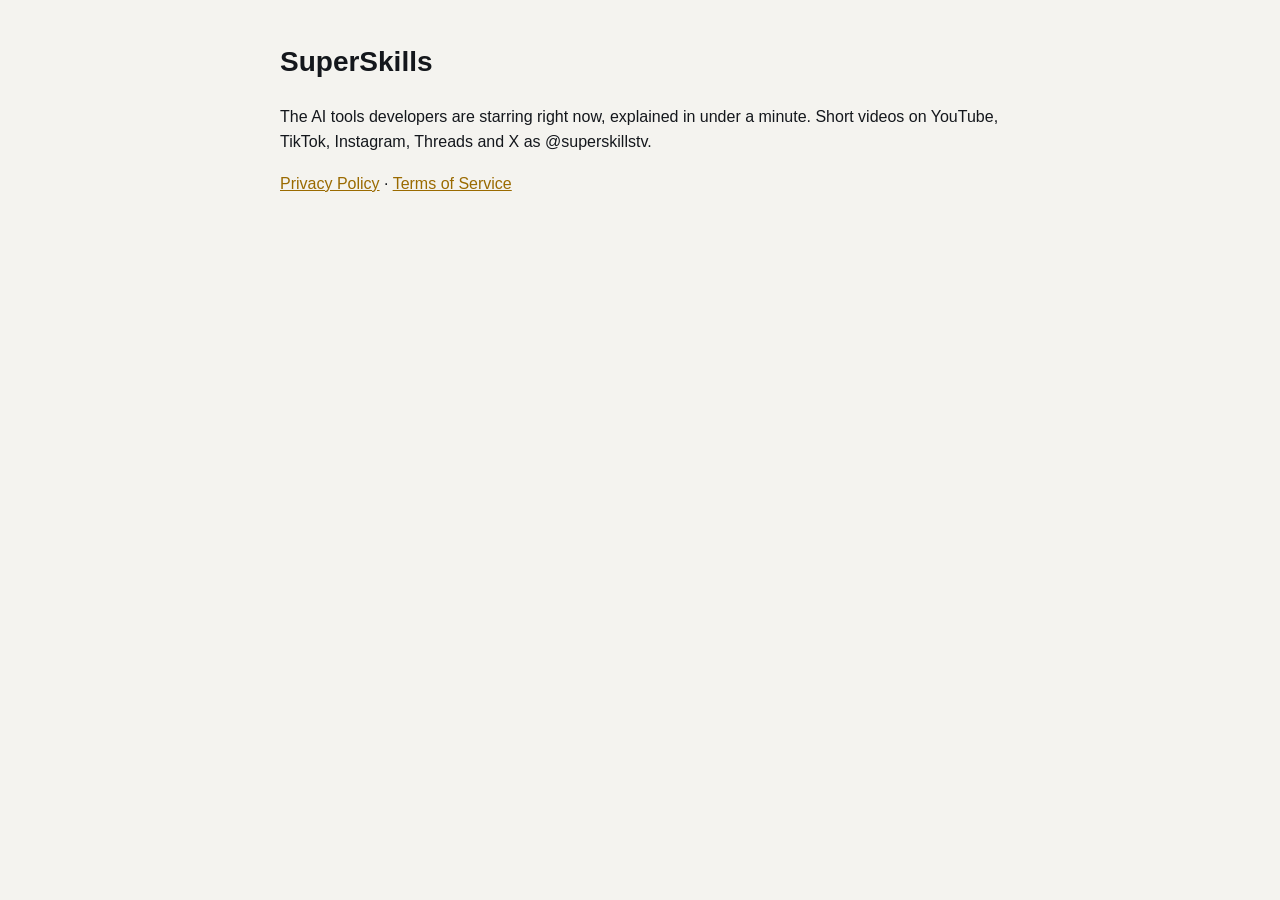
<file: index.html>
<!doctype html><html lang="en"><head><meta charset="utf-8"><meta name="viewport" content="width=device-width,initial-scale=1"><title>SuperSkills</title><link rel="stylesheet" href="style.css"></head><body>
<h1>SuperSkills</h1><p>The AI tools developers are starring right now, explained in under a minute. Short videos on YouTube, TikTok, Instagram, Threads and X as @superskillstv.</p>
<p><a href="privacy.html">Privacy Policy</a> · <a href="terms.html">Terms of Service</a></p></body></html>
</file>
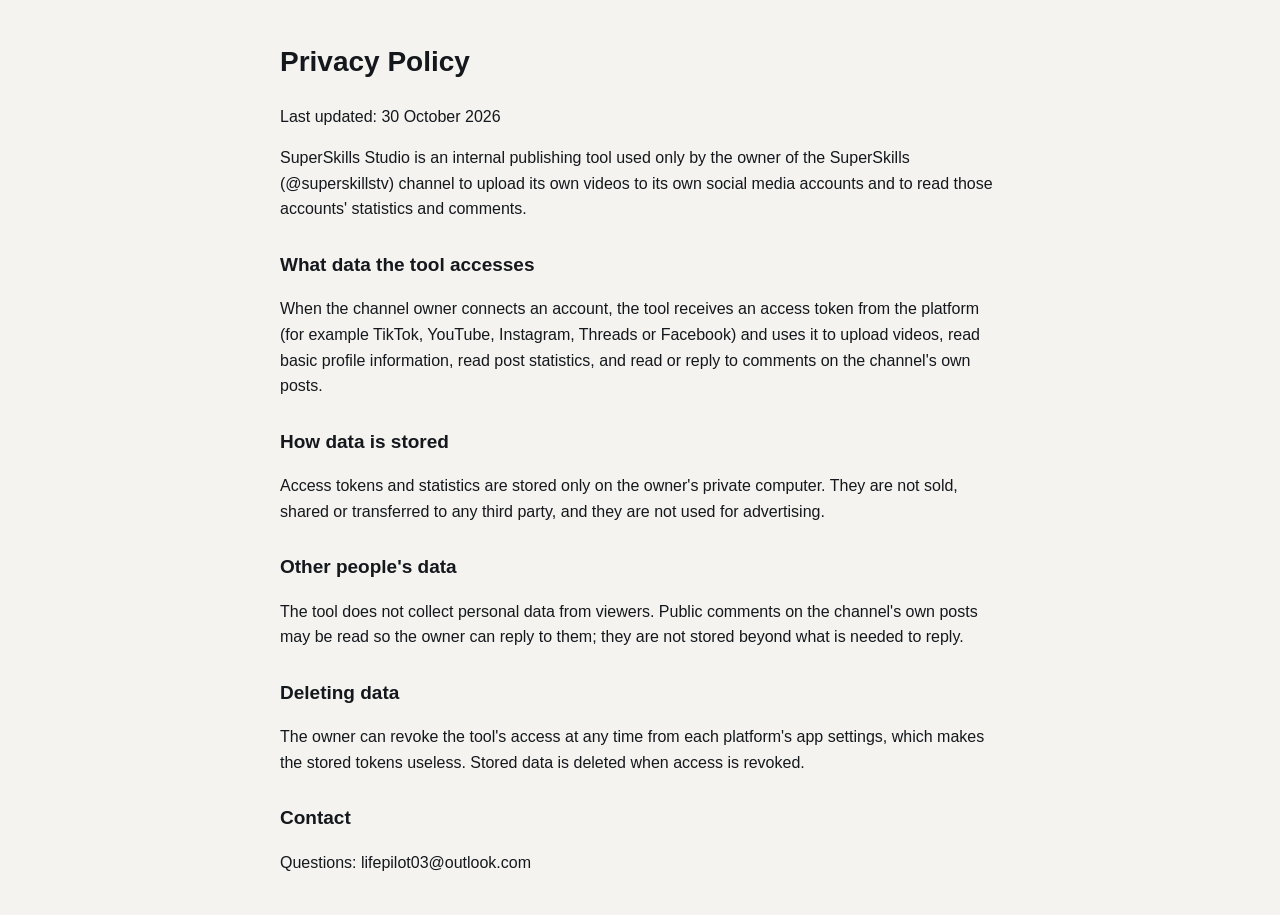
<file: privacy.html>
<!doctype html><html lang="en"><head><meta charset="utf-8"><meta name="viewport" content="width=device-width,initial-scale=1"><title>Privacy Policy</title><link rel="stylesheet" href="style.css"></head><body>
<h1>Privacy Policy</h1><p>Last updated: 30 October 2026</p>
<p>SuperSkills Studio is an internal publishing tool used only by the owner of the SuperSkills (@superskillstv) channel to upload its own videos to its own social media accounts and to read those accounts' statistics and comments.</p>
<h2>What data the tool accesses</h2><p>When the channel owner connects an account, the tool receives an access token from the platform (for example TikTok, YouTube, Instagram, Threads or Facebook) and uses it to upload videos, read basic profile information, read post statistics, and read or reply to comments on the channel's own posts.</p>
<h2>How data is stored</h2><p>Access tokens and statistics are stored only on the owner's private computer. They are not sold, shared or transferred to any third party, and they are not used for advertising.</p>
<h2>Other people's data</h2><p>The tool does not collect personal data from viewers. Public comments on the channel's own posts may be read so the owner can reply to them; they are not stored beyond what is needed to reply.</p>
<h2>Deleting data</h2><p>The owner can revoke the tool's access at any time from each platform's app settings, which makes the stored tokens useless. Stored data is deleted when access is revoked.</p>
<h2>Contact</h2><p>Questions: lifepilot03@outlook.com</p></body></html>
</file>
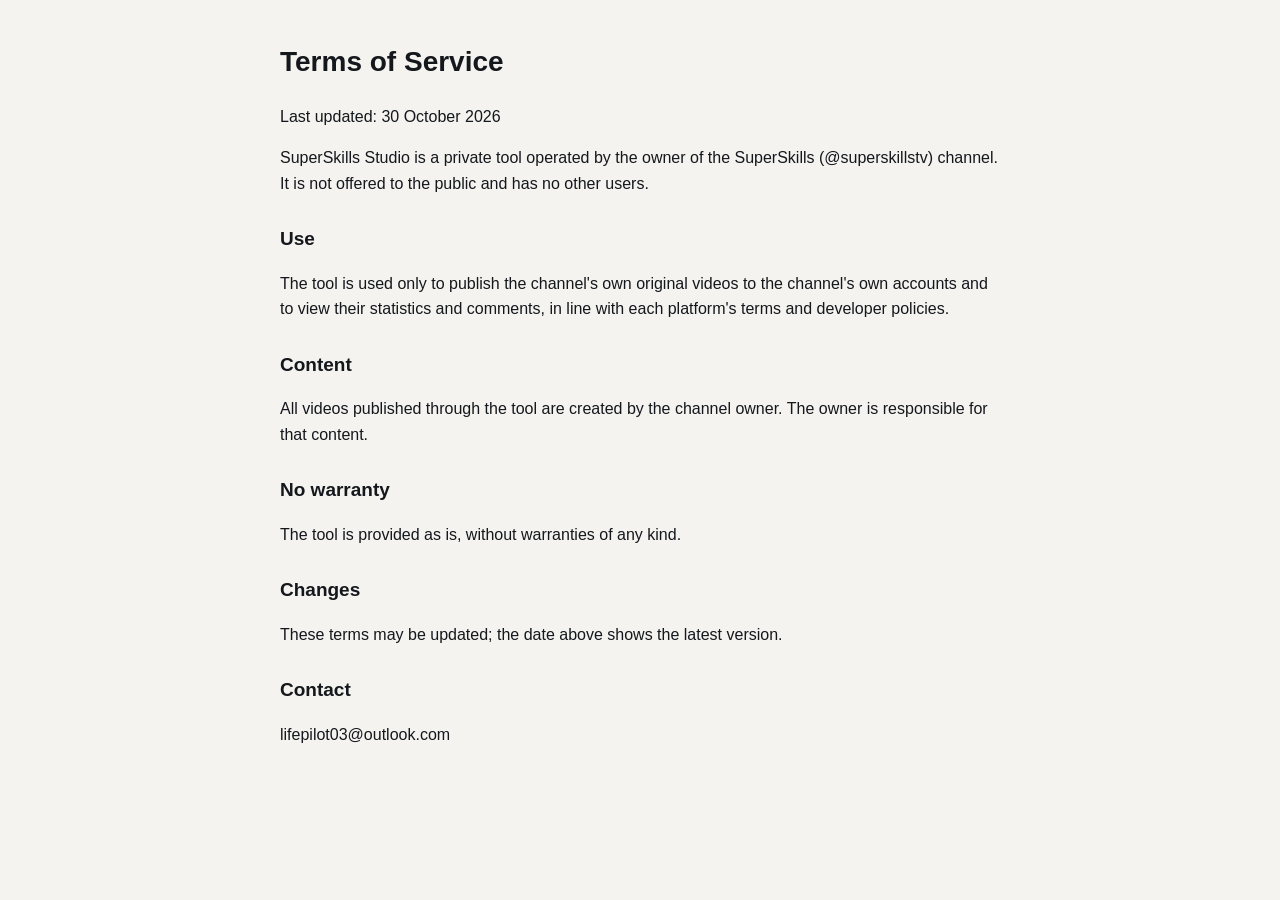
<file: terms.html>
<!doctype html><html lang="en"><head><meta charset="utf-8"><meta name="viewport" content="width=device-width,initial-scale=1"><title>Terms of Service</title><link rel="stylesheet" href="style.css"></head><body>
<h1>Terms of Service</h1><p>Last updated: 30 October 2026</p>
<p>SuperSkills Studio is a private tool operated by the owner of the SuperSkills (@superskillstv) channel. It is not offered to the public and has no other users.</p>
<h2>Use</h2><p>The tool is used only to publish the channel's own original videos to the channel's own accounts and to view their statistics and comments, in line with each platform's terms and developer policies.</p>
<h2>Content</h2><p>All videos published through the tool are created by the channel owner. The owner is responsible for that content.</p>
<h2>No warranty</h2><p>The tool is provided as is, without warranties of any kind.</p>
<h2>Changes</h2><p>These terms may be updated; the date above shows the latest version.</p>
<h2>Contact</h2><p>lifepilot03@outlook.com</p></body></html>
</file>
<file: style.css>
body{font-family:-apple-system,Segoe UI,Roboto,sans-serif;max-width:720px;margin:40px auto;padding:0 16px;line-height:1.6;color:#14171C;background:#F4F3EF}h1{font-size:28px}h2{font-size:19px;margin-top:28px}a{color:#9A6A00}
</file>
